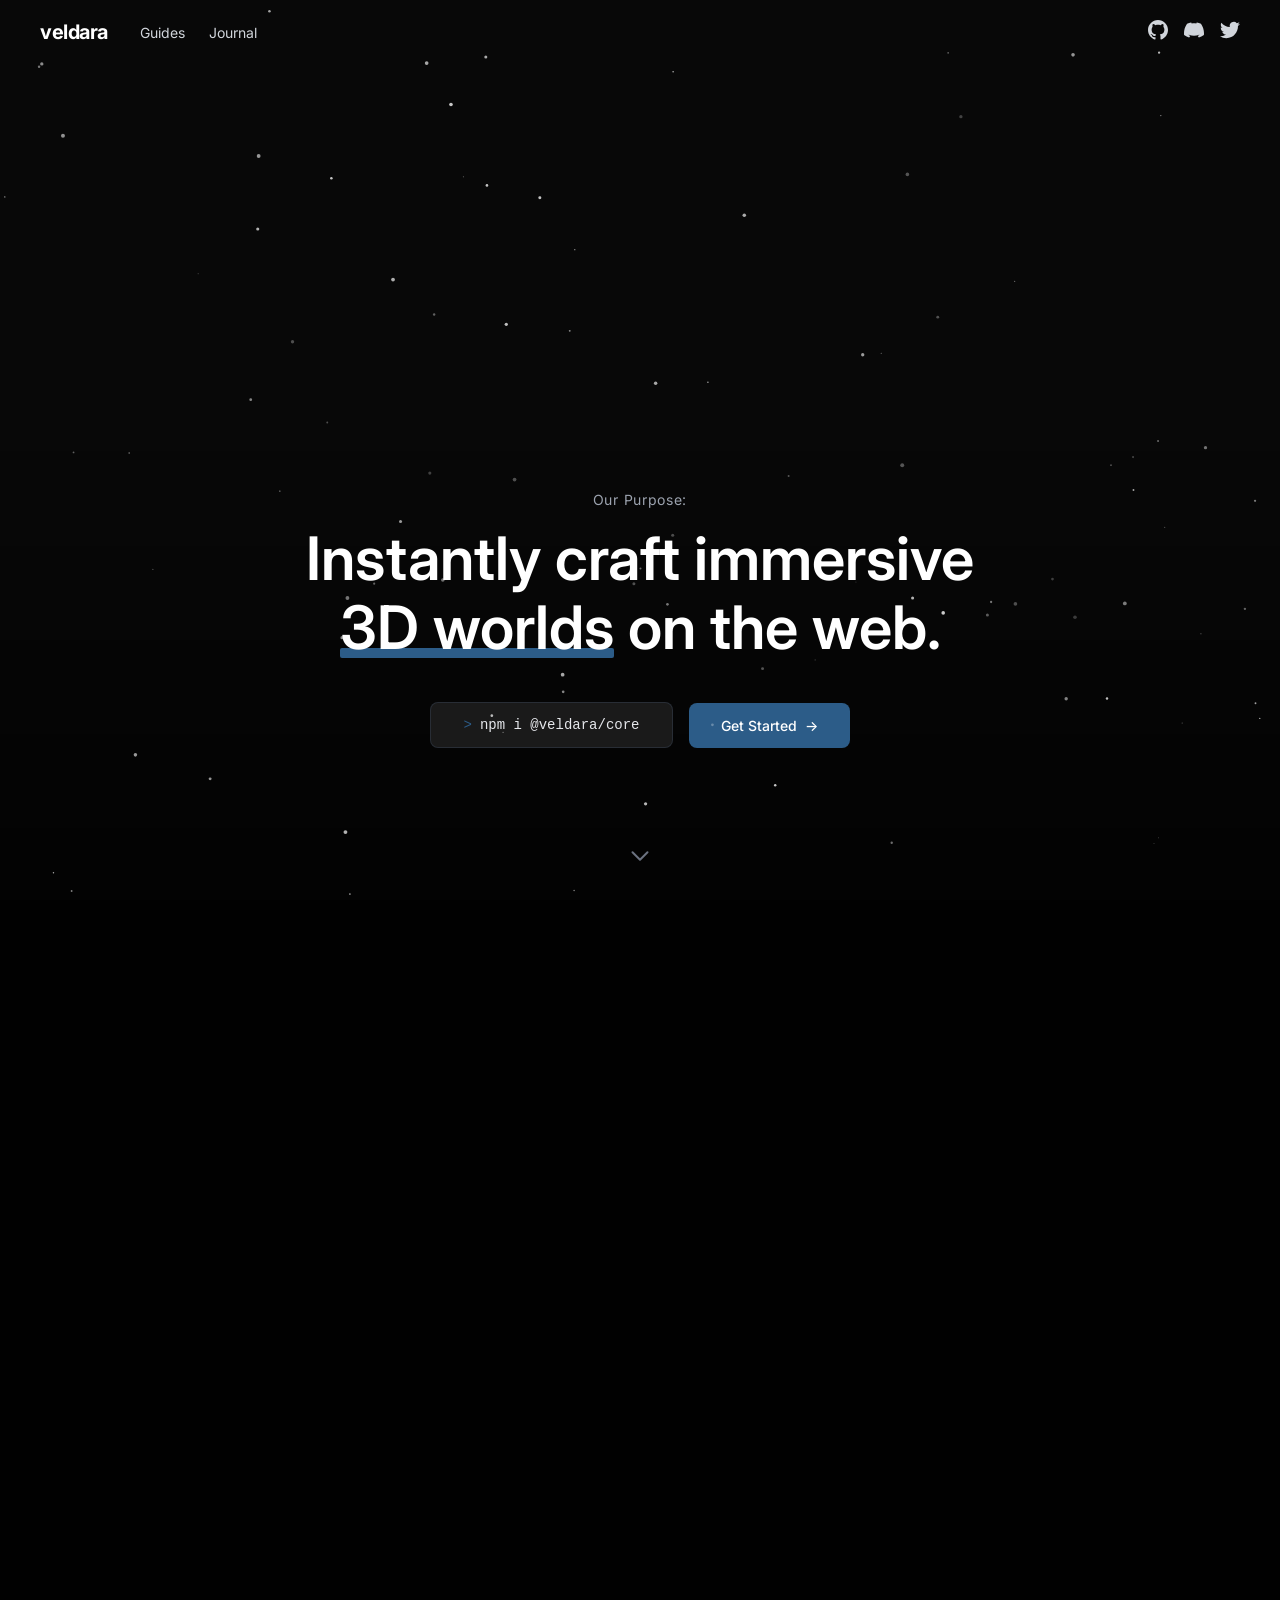
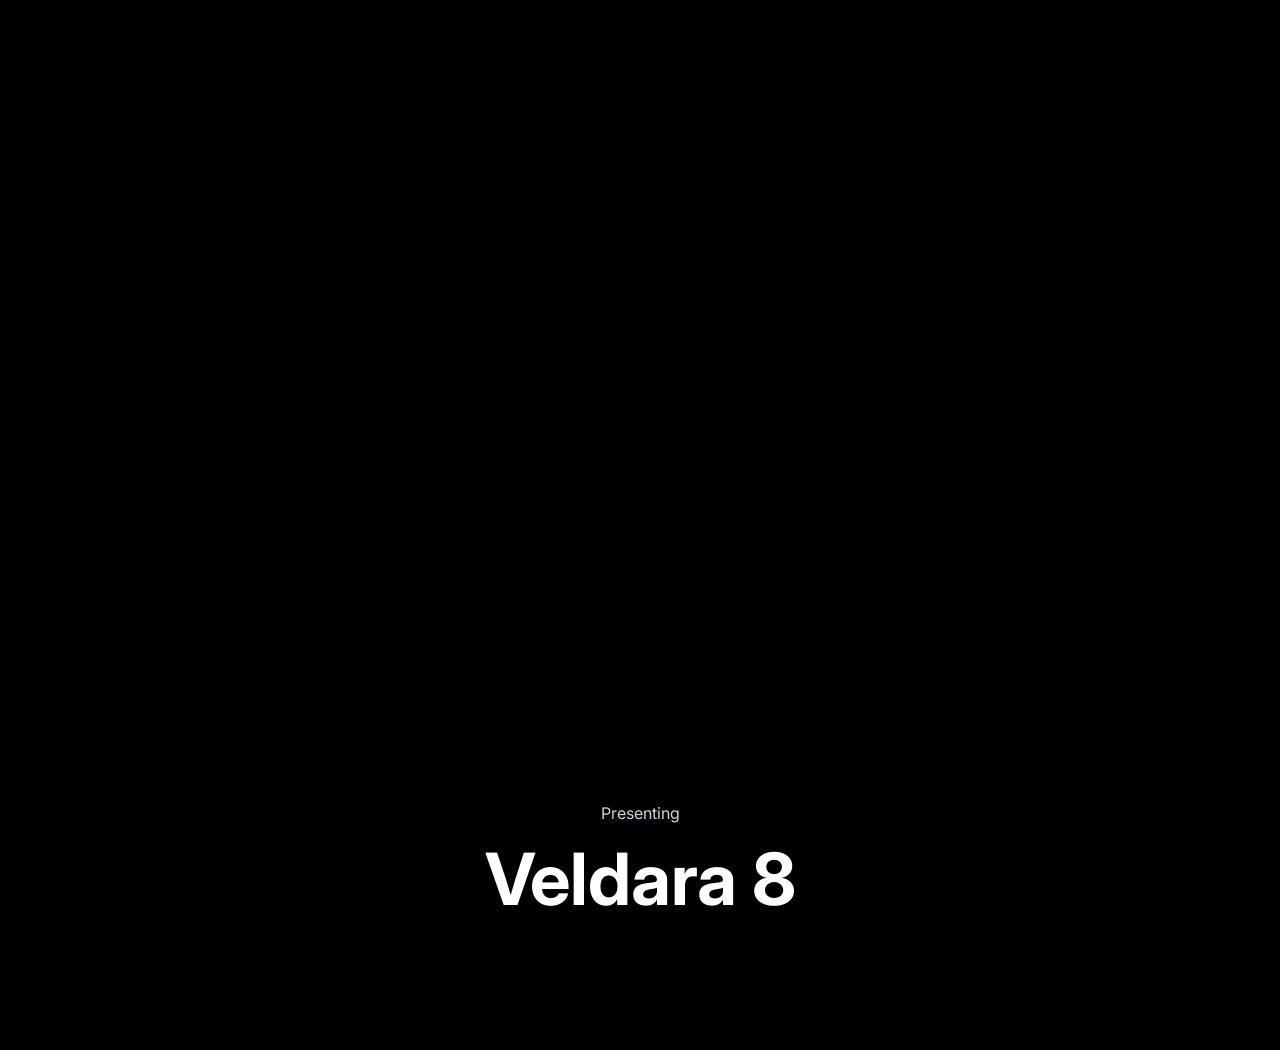
<file: animate.html>
<!DOCTYPE html>
<html lang="en">
<head>
<meta charset="UTF-8" />
<meta name="viewport" content="width=device-width, initial-scale=1.0" />
<title>Veldara</title>
<link rel="preconnect" href="https://fonts.googleapis.com" />
<link rel="preconnect" href="https://fonts.gstatic.com" crossorigin />
<link href="https://fonts.googleapis.com/css2?family=Inter:wght@400;500;600;700&display=swap" rel="stylesheet" />
<style>
*, *::before, *::after { margin: 0; padding: 0; box-sizing: border-box; }
html, body { overflow-x: hidden; }
body { font-family: 'Inter', sans-serif; background: #010101; color: #fff; }

.fixed { position: fixed; }
.absolute { position: absolute; }
.relative { position: relative; }
.inset-0 { top: 0; right: 0; bottom: 0; left: 0; }

/* Scroll Video */
#scroll-video-container {
  position: fixed; inset: 0; z-index: -10;
  background: #0a0a0a; top: -20%;
}
#scroll-video-container canvas,
#scroll-video-container video {
  position: absolute; inset: 0; width: 100%; height: 100%; object-fit: cover;
}
#scroll-video-container .overlay { position: absolute; inset: 0; background: rgba(0,0,0,0.2); }

/* Particles */
#particles-canvas {
  position: fixed; inset: 0; width: 100%; height: 100%;
  pointer-events: none; z-index: 3;
}

/* Nav */
nav {
  position: fixed; top: 0; left: 0; right: 0; z-index: 50;
  display: flex; align-items: center; justify-content: space-between;
  padding: 1.25rem 2.5rem;
}
nav .logo { font-weight: 700; font-size: 1.25rem; color: #fff; letter-spacing: -0.025em; }
nav .nav-links { display: flex; align-items: center; gap: 1.5rem; }
nav .nav-links a { font-size: 0.875rem; color: #d1d5db; text-decoration: none; transition: color 0.2s; }
nav .nav-links a:hover { color: #fff; }
nav .social { display: flex; align-items: center; gap: 1rem; }
nav .social a { color: #d1d5db; transition: color 0.2s; }
nav .social a:hover { color: #fff; }
nav .social svg { width: 1.25rem; height: 1.25rem; }

/* Hero */
#hero {
  position: relative; height: 100vh; width: 100%; display: flex; flex-direction: column;
}
#hero .gradient-overlay {
  position: absolute; inset: 0;
  background: linear-gradient(to top, rgba(0,0,0,0.6), transparent, transparent);
}
#hero .content {
  position: relative; z-index: 10; flex: 1; display: flex; flex-direction: column;
  align-items: center; justify-content: flex-end; text-align: center;
  padding: 0 1.5rem 6rem;
}
#hero .subtitle { font-size: 0.875rem; color: #9ca3af; margin-bottom: 1rem; letter-spacing: 0.05em; }
#hero h1 { font-size: clamp(1.5rem, 5vw, 3.75rem); font-weight: 600; line-height: 1.15; max-width: 48rem; }
#hero h1 .underlined {
  position: relative; display: inline-block;
}
#hero h1 .underlined .line {
  position: absolute; bottom: 0.25rem; left: 0; width: 100%; height: 10px;
  background: #2C5C88; border-radius: 2px;
}
#hero h1 .underlined span { position: relative; }
#hero .ctas {
  display: flex; align-items: center; gap: 1rem; margin-top: 2.5rem; flex-wrap: wrap; justify-content: center;
}
#hero .code-box {
  display: flex; align-items: center; gap: 0.5rem;
  background: #1a1a1a; border: 1px solid rgba(55,65,81,0.5);
  border-radius: 0.5rem; padding: 0.875rem 2rem;
}
#hero .code-box .prompt { color: #2C5C88; font-family: monospace; font-size: 0.875rem; }
#hero .code-box code { font-size: 0.875rem; color: #e5e7eb; font-family: monospace; }
#hero .cta-btn {
  display: inline-flex; align-items: center; gap: 0.5rem;
  background: #2C5C88; color: #fff; font-weight: 500; border-radius: 0.5rem;
  padding: 0.875rem 2rem; font-size: 0.875rem; text-decoration: none; transition: background 0.2s;
}
#hero .cta-btn:hover { background: #3a7aad; }
#hero .bounce-arrow {
  position: relative; z-index: 10; display: flex; justify-content: center; padding-bottom: 2rem;
}
#hero .bounce-arrow svg { width: 1.5rem; height: 1.5rem; color: #6b7280; animation: bounce 1s infinite; }

@keyframes bounce {
  0%, 100% { transform: translateY(0); }
  50% { transform: translateY(-25%); }
}

/* Cards */
#fixed-cards {
  position: fixed; bottom: 0; left: 0; right: 0; z-index: 4;
  padding: 2rem 2.5rem; opacity: 0; pointer-events: none;
}
#fixed-cards .grid {
  max-width: 72rem; margin: 0 auto;
  display: grid; grid-template-columns: repeat(3, 1fr); gap: 2.5rem;
}
#fixed-cards .card h3 { font-size: 1.5rem; font-weight: 700; color: #fff; margin-bottom: 1rem; }
#fixed-cards .card p { color: #d1d5db; font-size: 0.875rem; line-height: 1.6; }

/* Section 3 */
#section-three {
  position: relative; min-height: 100vh; display: flex; align-items: flex-end;
  justify-content: center; padding: 0 2.5rem 8rem;
}
#section-three .inner {
  position: relative; z-index: 10; display: flex; flex-direction: column;
  align-items: center; text-align: center;
  opacity: 0; transform: translateY(32px); filter: blur(8px);
  transition: opacity 1s ease-out, transform 1s ease-out, filter 1s ease-out;
}
#section-three .inner.visible { opacity: 1; transform: translateY(0); filter: blur(0); }
#section-three .inner p { color: #d1d5db; font-size: 1rem; margin-bottom: 0.75rem; }
#section-three .inner h2 { font-size: clamp(1.875rem, 6vw, 4.5rem); font-weight: 700; }

/* Content wrapper */
#content { position: relative; z-index: 2; }

/* Responsive */
@media (max-width: 768px) {
  nav { padding: 1rem 1.5rem; }
  nav .nav-links { display: none; }
  #hero .content { padding-bottom: 5rem; }
  #hero h1 { font-size: 1.5rem; }
  #hero .ctas { flex-direction: column; }
  #fixed-cards .grid { grid-template-columns: 1fr; gap: 1.5rem; }
  #fixed-cards { padding: 1.5rem 1rem; }
  #section-three { padding-bottom: 5rem; }
}
</style>
</head>
<body>

<!-- Scroll Video Background -->
<div id="scroll-video-container">
  <canvas id="video-canvas"></canvas>
  <video id="video-fallback" muted playsinline preload="auto" crossorigin="anonymous"
    src="https://d8j0ntlcm91z4.cloudfront.net/user_38xzZboKViGWJOttwIXH07lWA1P/hf_20260616_212935_bbf608da-62d1-4f25-9be4-c346e4d09cc8.mp4"
  ></video>
  <div class="overlay"></div>
</div>

<!-- Particles -->
<canvas id="particles-canvas"></canvas>

<!-- Fixed Cards -->
<div id="fixed-cards">
  <div class="grid">
    <div class="card">
      <h3>Explore Veldara</h3>
      <p>Veldara merges the elegance of Svelte 5 with the depth of Three.js within easy reach. It's crafted to be robust and adaptable while remaining intuitive and simple to grasp.</p>
    </div>
    <div class="card">
      <h3>Unlock Three.js</h3>
      <p>The web is growing increasingly dimensional. At its heart, Veldara offers a composable declarative API for building performant Three.js experiences on the web.</p>
    </div>
    <div class="card">
      <h3>Connect Everything</h3>
      <p>Veldara ships with tooling for physics, XR, animation, layouting, model loading, and extensive utilities to make building compelling 3D apps for the web effortless.</p>
    </div>
  </div>
</div>

<!-- Navigation -->
<nav>
  <div style="display:flex;align-items:center;gap:2rem;">
    <span class="logo">veldara</span>
    <div class="nav-links">
      <a href="#">Guides</a>
      <a href="#">Journal</a>
    </div>
  </div>
  <div class="social">
    <a href="#"><svg fill="currentColor" viewBox="0 0 24 24"><path d="M12 0c-6.626 0-12 5.373-12 12 0 5.302 3.438 9.8 8.207 11.387.599.111.793-.261.793-.577v-2.234c-3.338.726-4.033-1.416-4.033-1.416-.546-1.387-1.333-1.756-1.333-1.756-1.089-.745.083-.729.083-.729 1.205.084 1.839 1.237 1.839 1.237 1.07 1.834 2.807 1.304 3.492.997.107-.775.418-1.305.762-1.604-2.665-.305-5.467-1.334-5.467-5.931 0-1.311.469-2.381 1.236-3.221-.124-.303-.535-1.524.117-3.176 0 0 1.008-.322 3.301 1.23.957-.266 1.983-.399 3.003-.404 1.02.005 2.047.138 3.006.404 2.291-1.552 3.297-1.23 3.297-1.23.653 1.653.242 2.874.118 3.176.77.84 1.235 1.911 1.235 3.221 0 4.609-2.807 5.624-5.479 5.921.43.372.823 1.102.823 2.222v3.293c0 .319.192.694.801.576 4.765-1.589 8.199-6.086 8.199-11.386 0-6.627-5.373-12-12-12z"/></svg></a>
    <a href="#"><svg fill="currentColor" viewBox="0 0 24 24"><path d="M20.317 4.3698a19.7913 19.7913 0 00-4.8851-1.5152.0741.0741 0 00-.0785.0371c-.211.3753-.4447.8648-.6083 1.2495-1.8447-.2762-3.68-.2762-5.4868 0-.1636-.3933-.4058-.8742-.6177-1.2495a.077.077 0 00-.0785-.037 19.7363 19.7363 0 00-4.8852 1.515.0699.0699 0 00-.0321.0277C.5334 9.0458-.319 13.5799.0992 18.0578a.0824.0824 0 00.0312.0561c2.0528 1.5076 4.0413 2.4228 5.9929 3.0294a.0777.0777 0 00.0842-.0276c.4616-.6304.8731-1.2952 1.226-1.9942a.076.076 0 00-.0416-.1057c-.6528-.2476-1.2743-.5495-1.8722-.8923a.077.077 0 01-.0076-.1277c.1258-.0943.2517-.1923.3718-.2914a.0743.0743 0 01.0776-.0105c3.9278 1.7933 8.18 1.7933 12.0614 0a.0739.0739 0 01.0785.0095c.1202.099.246.1981.3728.2924a.077.077 0 01-.0066.1276 12.2986 12.2986 0 01-1.873.8914.0766.0766 0 00-.0407.1067c.3604.698.7719 1.3628 1.225 1.9932a.076.076 0 00.0842.0286c1.961-.6067 3.9495-1.5219 6.0023-3.0294a.077.077 0 00.0313-.0552c.5004-5.177-.8382-9.6739-3.5485-13.6604a.061.061 0 00-.0312-.0286z"/></svg></a>
    <a href="#"><svg fill="currentColor" viewBox="0 0 24 24"><path d="M23.953 4.57a10 10 0 01-2.825.775 4.958 4.958 0 002.163-2.723c-.951.555-2.005.959-3.127 1.184a4.92 4.92 0 00-8.384 4.482C7.69 8.095 4.067 6.13 1.64 3.162a4.822 4.822 0 00-.666 2.475c0 1.71.87 3.213 2.188 4.096a4.904 4.904 0 01-2.228-.616v.06a4.923 4.923 0 003.946 4.827 4.996 4.996 0 01-2.212.085 4.936 4.936 0 004.604 3.417 9.867 9.867 0 01-6.102 2.105c-.39 0-.779-.023-1.17-.067a13.995 13.995 0 007.557 2.209c9.053 0 13.998-7.496 13.998-13.985 0-.21 0-.42-.015-.63A9.935 9.935 0 0024 4.59z"/></svg></a>
  </div>
</nav>

<!-- Main Content -->
<div id="content">
  <!-- Section 1: Hero -->
  <section id="hero">
    <div class="gradient-overlay"></div>
    <div class="content">
      <p class="subtitle">Our Purpose:</p>
      <h1>
        Instantly craft immersive
        <span class="underlined"><span class="line"></span><span>3D worlds</span></span>
        on the web.
      </h1>
      <div class="ctas">
        <div class="code-box">
          <span class="prompt">&gt;</span>
          <code>npm i @veldara/core</code>
        </div>
        <a href="#" class="cta-btn">Get Started <span>&rarr;</span></a>
      </div>
    </div>
    <div class="bounce-arrow">
      <svg xmlns="http://www.w3.org/2000/svg" fill="none" viewBox="0 0 24 24" stroke-width="2" stroke="currentColor"><path stroke-linecap="round" stroke-linejoin="round" d="M19.5 8.25l-7.5 7.5-7.5-7.5"/></svg>
    </div>
  </section>

  <!-- Spacer -->
  <div style="height:150vh;"></div>

  <!-- Cards Trigger Zone -->
  <div id="cards-trigger" style="height:200vh;"></div>

  <!-- Spacer -->
  <div style="height:100vh;"></div>

  <!-- Section 3 -->
  <section id="section-three">
    <div class="inner" id="section-three-inner">
      <p>Presenting</p>
      <h2>Veldara 8</h2>
    </div>
  </section>
</div>

<script>
(function() {
  // ===================== SCROLL VIDEO =====================
  const VIDEO_URL = 'https://d8j0ntlcm91z4.cloudfront.net/user_38xzZboKViGWJOttwIXH07lWA1P/hf_20260616_212935_bbf608da-62d1-4f25-9be4-c346e4d09cc8.mp4';
  const canvas = document.getElementById('video-canvas');
  const videoEl = document.getElementById('video-fallback');
  const ctx = canvas.getContext('2d');
  let frames = [];
  let framesReady = false;
  let lastFrameIndex = -1;
  let videoSeeking = false;

  function resizeCanvas() {
    const dpr = Math.min(devicePixelRatio, 2);
    const rect = canvas.getBoundingClientRect();
    const w = Math.round(rect.width * dpr);
    const h = Math.round(rect.height * dpr);
    if (canvas.width !== w || canvas.height !== h) {
      canvas.width = w;
      canvas.height = h;
    }
    lastFrameIndex = -1;
  }

  async function extractFrames() {
    try {
      const response = await fetch(VIDEO_URL, { mode: 'cors' });
      const blob = await response.blob();
      const objectUrl = URL.createObjectURL(blob);

      const video = document.createElement('video');
      video.muted = true;
      video.playsInline = true;
      video.crossOrigin = 'anonymous';
      video.preload = 'auto';
      video.src = objectUrl;

      await new Promise((resolve, reject) => {
        video.onloadedmetadata = () => resolve();
        video.onerror = () => reject();
        setTimeout(() => reject(), 15000);
      });

      const scale = Math.min(1, 1280 / video.videoWidth);
      const scaledWidth = Math.round(video.videoWidth * scale);
      const scaledHeight = Math.round(video.videoHeight * scale);
      const frameCount = Math.max(30, Math.min(120, Math.round(video.duration * 24)));

      for (let i = 0; i < frameCount; i++) {
        const time = (i / (frameCount - 1)) * (video.duration - 0.05);
        video.currentTime = time;
        await new Promise((resolve, reject) => {
          const onSeeked = () => { video.removeEventListener('seeked', onSeeked); resolve(); };
          video.addEventListener('seeked', onSeeked);
          setTimeout(() => { video.removeEventListener('seeked', onSeeked); reject(); }, 3000);
        });
        const bitmap = await createImageBitmap(video, { resizeWidth: scaledWidth, resizeHeight: scaledHeight });
        frames.push(bitmap);
      }

      if (frames.length > 0) {
        framesReady = true;
        canvas.style.visibility = 'visible';
        videoEl.style.display = 'none';
      }
      URL.revokeObjectURL(objectUrl);
    } catch(e) { /* fallback to video seeking */ }
  }

  function getScrollBounds() {
    const vh = window.innerHeight;
    return { start: vh * 0.5, end: document.documentElement.scrollHeight - vh };
  }

  function getProgress() {
    const { start, end } = getScrollBounds();
    const range = end - start;
    if (range <= 0) return 0;
    return Math.max(0, Math.min(1, (window.scrollY - start) / range));
  }

  function drawFrame(frame) {
    const cw = canvas.width, ch = canvas.height;
    const s = Math.max(cw / frame.width, ch / frame.height);
    const dw = frame.width * s, dh = frame.height * s;
    ctx.drawImage(frame, (cw - dw) / 2, (ch - dh) / 2, dw, dh);
  }

  function videoTick() {
    const progress = getProgress();
    if (framesReady && frames.length > 0) {
      const idx = Math.round(progress * (frames.length - 1));
      if (idx !== lastFrameIndex) {
        lastFrameIndex = idx;
        if (frames[idx]) drawFrame(frames[idx]);
      }
    } else if (videoEl.duration && isFinite(videoEl.duration) && videoEl.readyState >= 1) {
      const target = progress * videoEl.duration;
      if (!videoSeeking && Math.abs(videoEl.currentTime - target) > 0.001) {
        videoSeeking = true;
        videoEl.currentTime = target;
      }
    }
    requestAnimationFrame(videoTick);
  }

  videoEl.addEventListener('seeked', () => { videoSeeking = false; });
  videoEl.addEventListener('stalled', () => { videoSeeking = false; });
  videoEl.addEventListener('loadeddata', () => { videoEl.currentTime = 0; });
  canvas.style.visibility = 'hidden';

  resizeCanvas();
  window.addEventListener('resize', resizeCanvas);
  requestAnimationFrame(videoTick);
  extractFrames();

  // ===================== PARTICLES =====================
  const pCanvas = document.getElementById('particles-canvas');
  const pCtx = pCanvas.getContext('2d');
  let particles = [];

  function resizeParticles() {
    pCanvas.width = window.innerWidth;
    pCanvas.height = window.innerHeight;
    createParticles();
  }

  function createParticles() {
    particles = [];
    const count = Math.floor((pCanvas.width * pCanvas.height) / 12000);
    for (let i = 0; i < count; i++) {
      particles.push({
        x: Math.random() * pCanvas.width,
        y: Math.random() * pCanvas.height,
        vx: (Math.random() - 0.5) * 0.3,
        vy: (Math.random() - 0.5) * 0.3,
        size: Math.random() * 1.5 + 0.5,
        opacity: Math.random() * 0.6 + 0.2
      });
    }
  }

  function animateParticles() {
    pCtx.clearRect(0, 0, pCanvas.width, pCanvas.height);
    for (const p of particles) {
      p.x += p.vx; p.y += p.vy;
      if (p.x < 0) p.x = pCanvas.width;
      if (p.x > pCanvas.width) p.x = 0;
      if (p.y < 0) p.y = pCanvas.height;
      if (p.y > pCanvas.height) p.y = 0;
      pCtx.beginPath();
      pCtx.arc(p.x, p.y, p.size, 0, Math.PI * 2);
      pCtx.fillStyle = `rgba(255,255,255,${p.opacity})`;
      pCtx.fill();
    }
    requestAnimationFrame(animateParticles);
  }

  resizeParticles();
  window.addEventListener('resize', resizeParticles);
  animateParticles();

  // ===================== HERO FADE =====================
  function updateHeroOpacity() {
    const fade = Math.max(0, 1 - window.scrollY / (window.innerHeight * 0.3));
    document.getElementById('hero').style.opacity = fade;
  }
  window.addEventListener('scroll', updateHeroOpacity, { passive: true });

  // ===================== FIXED CARDS =====================
  const fixedCards = document.getElementById('fixed-cards');
  const cardsGrid = fixedCards.querySelector('.grid');

  function tickCards() {
    const trigger = document.getElementById('cards-trigger');
    const rect = trigger.getBoundingClientRect();
    const triggerTop = rect.top + window.scrollY;
    const triggerHeight = rect.height;
    const scrollY = window.scrollY;
    const vh = window.innerHeight;

    const start = triggerTop - vh * 0.5;
    const end = triggerTop + triggerHeight - vh * 0.3;
    const range = end - start;

    let progress = range > 0 ? (scrollY - start) / range : 0;
    progress = Math.max(0, Math.min(1, progress));

    const isActive = scrollY >= start - vh * 0.2 && scrollY <= end + vh * 0.3;
    const fadeIn = Math.min(1, Math.max(0, (scrollY - (start - vh * 0.2)) / (vh * 0.2)));
    const fadeOut = Math.min(1, Math.max(0, (end + vh * 0.3 - scrollY) / (vh * 0.3)));
    const containerOpacity = isActive ? Math.min(fadeIn, fadeOut) : 0;

    fixedCards.style.opacity = containerOpacity;
    fixedCards.style.pointerEvents = containerOpacity > 0.1 ? 'auto' : 'none';

    const isMobile = window.innerWidth < 768;
    const revealPct = progress * 130;
    if (isMobile) {
      cardsGrid.style.maskImage = `linear-gradient(to bottom, black ${revealPct}%, transparent ${revealPct + 20}%)`;
      cardsGrid.style.webkitMaskImage = `linear-gradient(to bottom, black ${revealPct}%, transparent ${revealPct + 20}%)`;
    } else {
      cardsGrid.style.maskImage = `linear-gradient(to right, black ${revealPct}%, transparent ${revealPct + 15}%)`;
      cardsGrid.style.webkitMaskImage = `linear-gradient(to right, black ${revealPct}%, transparent ${revealPct + 15}%)`;
    }

    requestAnimationFrame(tickCards);
  }
  requestAnimationFrame(tickCards);

  // ===================== SECTION 3 INTERSECTION =====================
  const sectionThreeInner = document.getElementById('section-three-inner');
  const observer = new IntersectionObserver(([entry]) => {
    if (entry.isIntersecting) {
      sectionThreeInner.classList.add('visible');
      observer.unobserve(sectionThreeInner);
    }
  }, { threshold: 0.15 });
  observer.observe(sectionThreeInner);
})();
</script>
</body>
</html>
</file>
